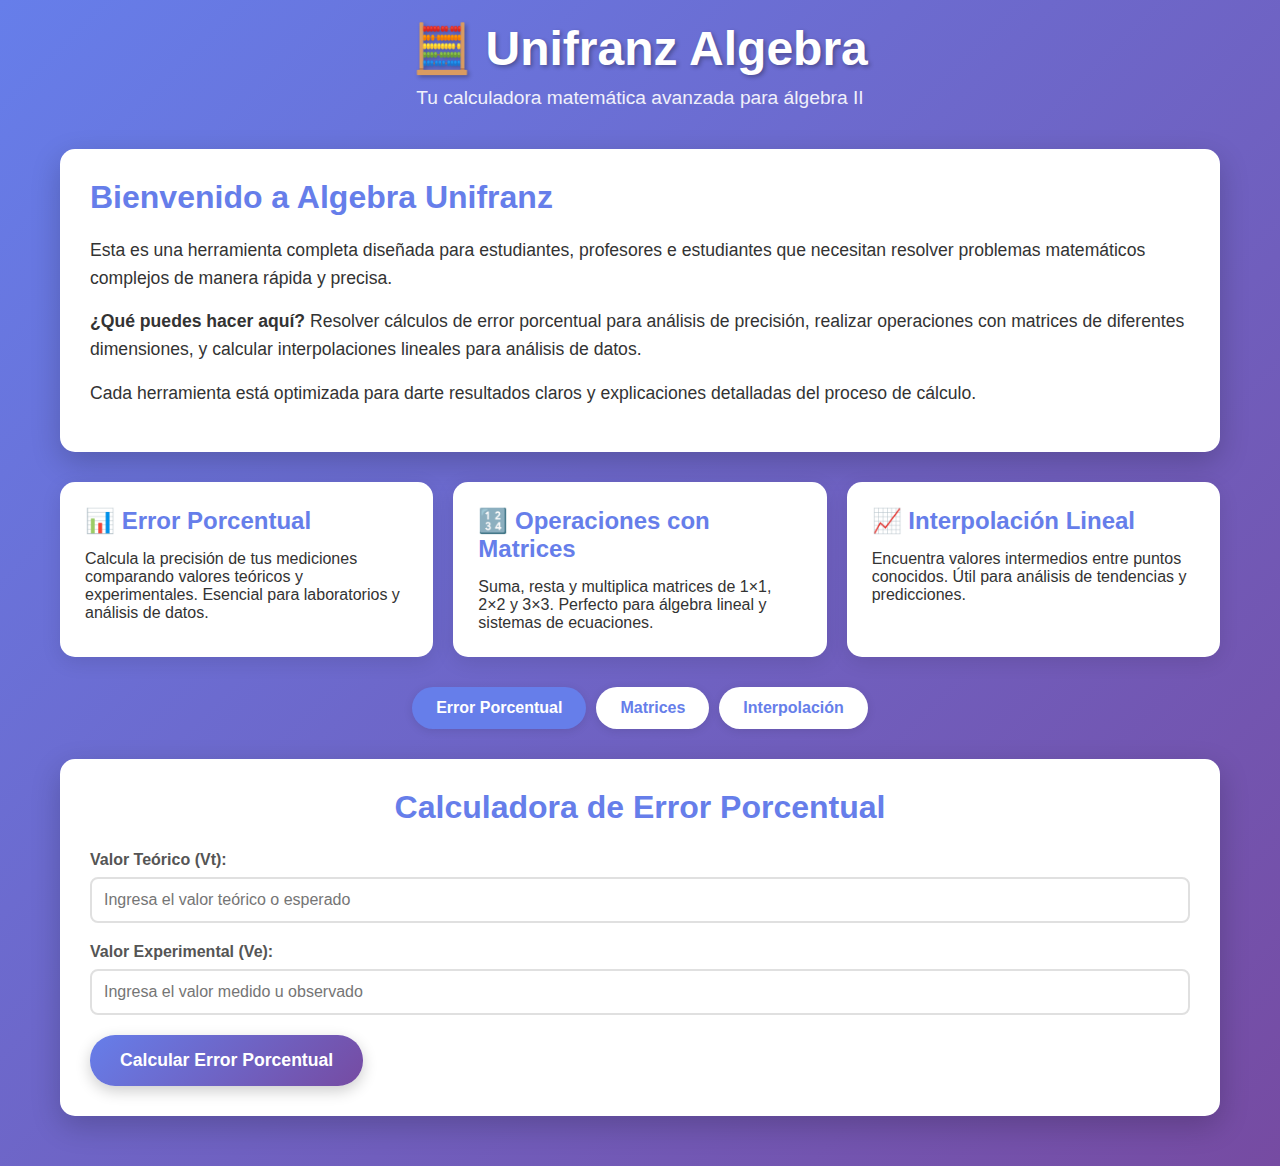
<file: index.html>
<!DOCTYPE html>
<html lang="es">
<head>
    <meta charset="UTF-8">
    <meta name="viewport" content="width=device-width, initial-scale=1.0">
    <title>Unifranz Algebra - Calculadora Matemática Avanzada</title>
    <link rel="stylesheet" href="styles.css">
</head>
<body>
    <div class="container">
        <div class="header">
            <h1>🧮 Unifranz Algebra</h1>
            <p>Tu calculadora matemática avanzada para álgebra II</p>
        </div>

        <div class="intro">
            <h2>Bienvenido a Algebra Unifranz</h2>
            <p>Esta es una herramienta completa diseñada para estudiantes, profesores e estudiantes que necesitan resolver problemas matemáticos complejos de manera rápida y precisa.</p>
            <p><strong>¿Qué puedes hacer aquí?</strong> Resolver cálculos de error porcentual para análisis de precisión, realizar operaciones con matrices de diferentes dimensiones, y calcular interpolaciones lineales para análisis de datos.</p>
            <p>Cada herramienta está optimizada para darte resultados claros y explicaciones detalladas del proceso de cálculo.</p>
        </div>

        <div class="features">
            <div class="feature-card">
                <h3>📊 Error Porcentual</h3>
                <p>Calcula la precisión de tus mediciones comparando valores teóricos y experimentales. Esencial para laboratorios y análisis de datos.</p>
            </div>
            <div class="feature-card">
                <h3>🔢 Operaciones con Matrices</h3>
                <p>Suma, resta y multiplica matrices de 1×1, 2×2 y 3×3. Perfecto para álgebra lineal y sistemas de ecuaciones.</p>
            </div>
            <div class="feature-card">
                <h3>📈 Interpolación Lineal</h3>
                <p>Encuentra valores intermedios entre puntos conocidos. Útil para análisis de tendencias y predicciones.</p>
            </div>
        </div>

        <div class="nav-tabs">
            <button class="tab-btn active" onclick="showSection('error')">Error Porcentual</button>
            <button class="tab-btn" onclick="showSection('matrices')">Matrices</button>
            <button class="tab-btn" onclick="showSection('interpolacion')">Interpolación</button>
        </div>

        <div id="error-section" class="calculator-section active">
            <h2>Calculadora de Error Porcentual</h2>
            <div class="form-group">
                <label for="valor-teorico">Valor Teórico (Vt):</label>
                <input type="number" id="valor-teorico" step="any" placeholder="Ingresa el valor teórico o esperado">
            </div>
            <div class="form-group">
                <label for="valor-experimental">Valor Experimental (Ve):</label>
                <input type="number" id="valor-experimental" step="any" placeholder="Ingresa el valor medido u observado">
            </div>
            <button class="btn" onclick="calcularError()">Calcular Error Porcentual</button>
            <div id="error-result"></div>
        </div>

        <div id="matrices-section" class="calculator-section">
            <h2>Calculadora de Matrices</h2>
            <div class="form-group">
                <label for="matrix-size">Tamaño de las matrices:</label>
                <select id="matrix-size" onchange="cambiarTamanoMatriz()">
                    <option value="1">1×1</option>
                    <option value="2">2×2</option>
                    <option value="3">3×3</option>
                </select>
            </div>
            
            <div class="matrix-container">
                <div>
                    <h3>Matriz A:</h3>
                    <div id="matrix-a" class="matrix-inputs matrix-1x1">
                        <input type="number" step="any" placeholder="a11">
                    </div>
                </div>
                <div>
                    <h3>Matriz B:</h3>
                    <div id="matrix-b" class="matrix-inputs matrix-1x1">
                        <input type="number" step="any" placeholder="b11">
                    </div>
                </div>
            </div>

            <div style="text-align: center; margin: 20px 0;">
                <button class="btn" onclick="operarMatrices('suma')" style="margin: 0 10px;">A + B</button>
                <button class="btn" onclick="operarMatrices('resta')" style="margin: 0 10px;">A - B</button>
                <button class="btn" onclick="operarMatrices('multiplicacion')" style="margin: 0 10px;">A × B</button>
            </div>
            <div id="matrices-result"></div>
        </div>

        <div id="interpolacion-section" class="calculator-section">
            <h2>Interpolación Lineal</h2>
            <div class="form-group">
                <label for="x1">Punto 1 - X₁:</label>
                <input type="number" id="x1" step="any" placeholder="Coordenada X del primer punto">
            </div>
            <div class="form-group">
                <label for="y1">Punto 1 - Y₁:</label>
                <input type="number" id="y1" step="any" placeholder="Coordenada Y del primer punto">
            </div>
            <div class="form-group">
                <label for="x2">Punto 2 - X₂:</label>
                <input type="number" id="x2" step="any" placeholder="Coordenada X del segundo punto">
            </div>
            <div class="form-group">
                <label for="y2">Punto 2 - Y₂:</label>
                <input type="number" id="y2" step="any" placeholder="Coordenada Y del segundo punto">
            </div>
            <div class="form-group">
                <label for="x-interpolacion">Valor X a interpolar:</label>
                <input type="number" id="x-interpolacion" step="any" placeholder="Valor X para el cual quieres encontrar Y">
            </div>
            <button class="btn" onclick="calcularInterpolacion()">Calcular Interpolación</button>
            <div id="interpolacion-result"></div>
        </div>
    </div>

    <script src="script.js"></script>
</body>
</html>
</file>
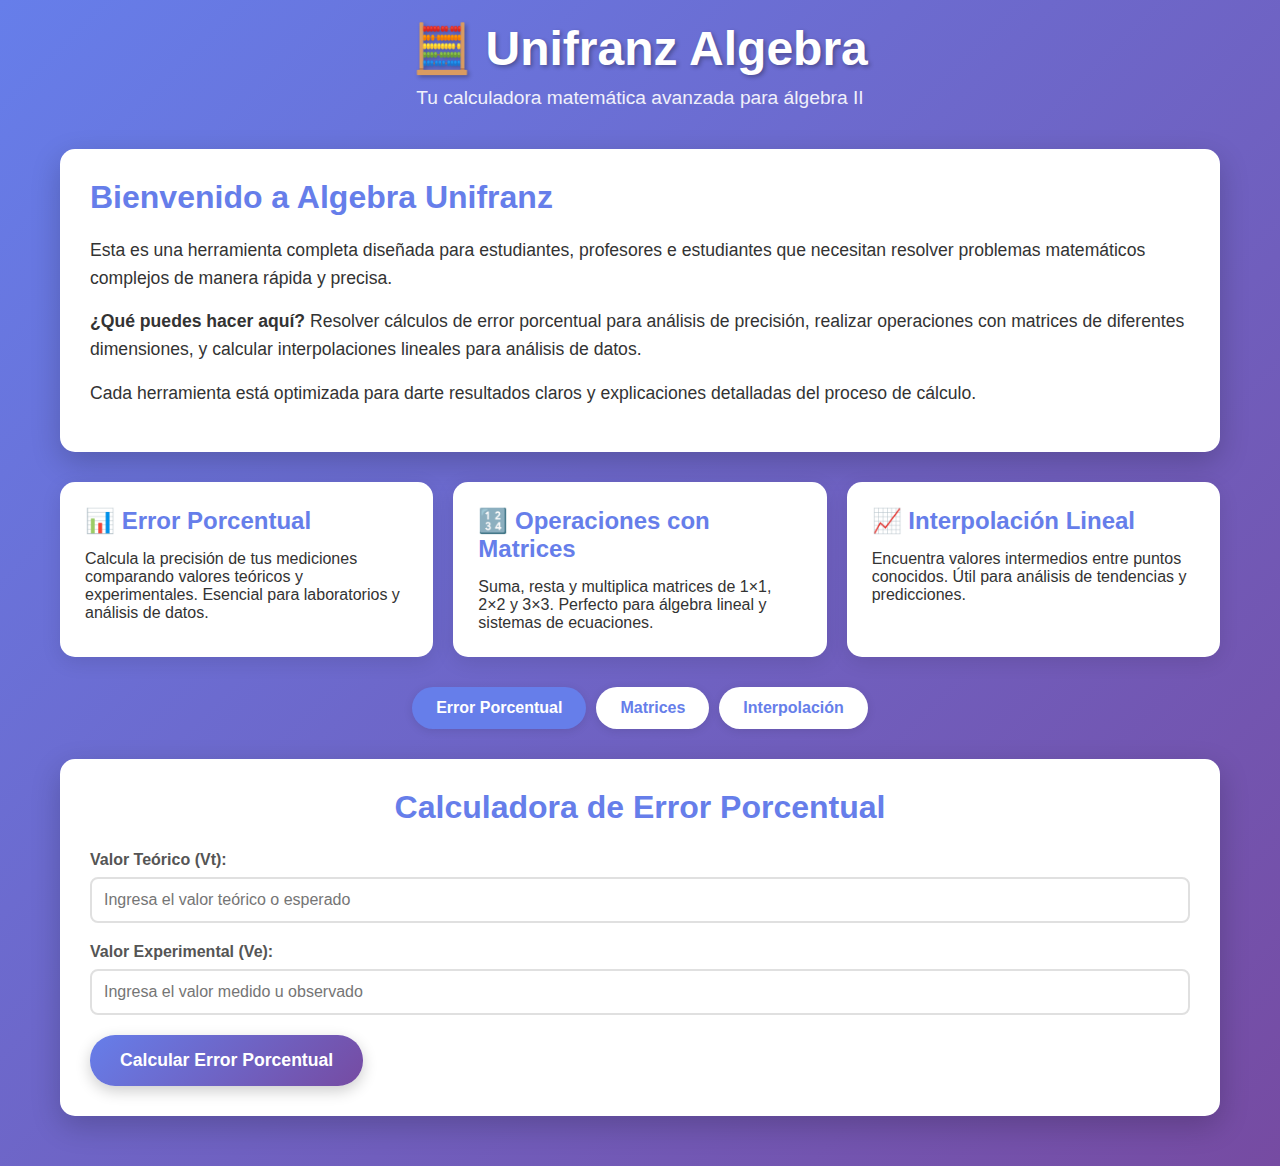
<file: algebra.html>
<!DOCTYPE html>
<html lang="es">
<head>
    <meta charset="UTF-8">
    <meta name="viewport" content="width=device-width, initial-scale=1.0">
    <title>Unifranz Algebra - Calculadora Matemática Avanzada</title>
    <link rel="stylesheet" href="styles.css">
</head>
<body>
    <div class="container">
        <div class="header">
            <h1>🧮 Unifranz Algebra</h1>
            <p>Tu calculadora matemática avanzada para álgebra II</p>
        </div>

        <div class="intro">
            <h2>Bienvenido a Algebra Unifranz</h2>
            <p>Esta es una herramienta completa diseñada para estudiantes, profesores e estudiantes que necesitan resolver problemas matemáticos complejos de manera rápida y precisa.</p>
            <p><strong>¿Qué puedes hacer aquí?</strong> Resolver cálculos de error porcentual para análisis de precisión, realizar operaciones con matrices de diferentes dimensiones, y calcular interpolaciones lineales para análisis de datos.</p>
            <p>Cada herramienta está optimizada para darte resultados claros y explicaciones detalladas del proceso de cálculo.</p>
        </div>

        <div class="features">
            <div class="feature-card">
                <h3>📊 Error Porcentual</h3>
                <p>Calcula la precisión de tus mediciones comparando valores teóricos y experimentales. Esencial para laboratorios y análisis de datos.</p>
            </div>
            <div class="feature-card">
                <h3>🔢 Operaciones con Matrices</h3>
                <p>Suma, resta y multiplica matrices de 1×1, 2×2 y 3×3. Perfecto para álgebra lineal y sistemas de ecuaciones.</p>
            </div>
            <div class="feature-card">
                <h3>📈 Interpolación Lineal</h3>
                <p>Encuentra valores intermedios entre puntos conocidos. Útil para análisis de tendencias y predicciones.</p>
            </div>
        </div>

        <div class="nav-tabs">
            <button class="tab-btn active" onclick="showSection('error')">Error Porcentual</button>
            <button class="tab-btn" onclick="showSection('matrices')">Matrices</button>
            <button class="tab-btn" onclick="showSection('interpolacion')">Interpolación</button>
        </div>

        <div id="error-section" class="calculator-section active">
            <h2>Calculadora de Error Porcentual</h2>
            <div class="form-group">
                <label for="valor-teorico">Valor Teórico (Vt):</label>
                <input type="number" id="valor-teorico" step="any" placeholder="Ingresa el valor teórico o esperado">
            </div>
            <div class="form-group">
                <label for="valor-experimental">Valor Experimental (Ve):</label>
                <input type="number" id="valor-experimental" step="any" placeholder="Ingresa el valor medido u observado">
            </div>
            <button class="btn" onclick="calcularError()">Calcular Error Porcentual</button>
            <div id="error-result"></div>
        </div>

        <div id="matrices-section" class="calculator-section">
            <h2>Calculadora de Matrices</h2>
            <div class="form-group">
                <label for="matrix-size">Tamaño de las matrices:</label>
                <select id="matrix-size" onchange="cambiarTamanoMatriz()">
                    <option value="1">1×1</option>
                    <option value="2">2×2</option>
                    <option value="3">3×3</option>
                </select>
            </div>
            
            <div class="matrix-container">
                <div>
                    <h3>Matriz A:</h3>
                    <div id="matrix-a" class="matrix-inputs matrix-1x1">
                        <input type="number" step="any" placeholder="a11">
                    </div>
                </div>
                <div>
                    <h3>Matriz B:</h3>
                    <div id="matrix-b" class="matrix-inputs matrix-1x1">
                        <input type="number" step="any" placeholder="b11">
                    </div>
                </div>
            </div>

            <div style="text-align: center; margin: 20px 0;">
                <button class="btn" onclick="operarMatrices('suma')" style="margin: 0 10px;">A + B</button>
                <button class="btn" onclick="operarMatrices('resta')" style="margin: 0 10px;">A - B</button>
                <button class="btn" onclick="operarMatrices('multiplicacion')" style="margin: 0 10px;">A × B</button>
            </div>
            <div id="matrices-result"></div>
        </div>

        <div id="interpolacion-section" class="calculator-section">
            <h2>Interpolación Lineal</h2>
            <div class="form-group">
                <label for="x1">Punto 1 - X₁:</label>
                <input type="number" id="x1" step="any" placeholder="Coordenada X del primer punto">
            </div>
            <div class="form-group">
                <label for="y1">Punto 1 - Y₁:</label>
                <input type="number" id="y1" step="any" placeholder="Coordenada Y del primer punto">
            </div>
            <div class="form-group">
                <label for="x2">Punto 2 - X₂:</label>
                <input type="number" id="x2" step="any" placeholder="Coordenada X del segundo punto">
            </div>
            <div class="form-group">
                <label for="y2">Punto 2 - Y₂:</label>
                <input type="number" id="y2" step="any" placeholder="Coordenada Y del segundo punto">
            </div>
            <div class="form-group">
                <label for="x-interpolacion">Valor X a interpolar:</label>
                <input type="number" id="x-interpolacion" step="any" placeholder="Valor X para el cual quieres encontrar Y">
            </div>
            <button class="btn" onclick="calcularInterpolacion()">Calcular Interpolación</button>
            <div id="interpolacion-result"></div>
        </div>
    </div>

    <script src="script.js"></script>
</body>
</html>
</file>
<file: styles.css>
* {
    margin: 0;
    padding: 0;
    box-sizing: border-box;
}

body {
    font-family: 'Segoe UI', Tahoma, Geneva, Verdana, sans-serif;
    background: linear-gradient(135deg, #667eea 0%, #764ba2 100%);
    min-height: 100vh;
    color: #333;
}

.container {
    max-width: 1200px;
    margin: 0 auto;
    padding: 20px;
}

.header {
    text-align: center;
    margin-bottom: 40px;
    color: white;
}

.header h1 {
    font-size: 3em;
    margin-bottom: 10px;
    text-shadow: 2px 2px 4px rgba(0,0,0,0.3);
}

.header p {
    font-size: 1.2em;
    opacity: 0.9;
}

.intro {
    background: white;
    border-radius: 15px;
    padding: 30px;
    margin-bottom: 30px;
    box-shadow: 0 10px 30px rgba(0,0,0,0.2);
}

.intro h2 {
    color: #667eea;
    margin-bottom: 20px;
    font-size: 2em;
}

.intro p {
    line-height: 1.6;
    margin-bottom: 15px;
    font-size: 1.1em;
}

.features {
    display: grid;
    grid-template-columns: repeat(auto-fit, minmax(300px, 1fr));
    gap: 20px;
    margin-bottom: 30px;
}

.feature-card {
    background: white;
    border-radius: 15px;
    padding: 25px;
    box-shadow: 0 5px 20px rgba(0,0,0,0.1);
    transition: transform 0.3s ease;
}

.feature-card:hover {
    transform: translateY(-5px);
}

.feature-card h3 {
    color: #667eea;
    margin-bottom: 15px;
    font-size: 1.5em;
}

.nav-tabs {
    display: flex;
    justify-content: center;
    margin-bottom: 30px;
    flex-wrap: wrap;
    gap: 10px;
}

.tab-btn {
    padding: 12px 24px;
    background: white;
    border: none;
    border-radius: 25px;
    cursor: pointer;
    font-size: 1em;
    font-weight: 600;
    color: #667eea;
    transition: all 0.3s ease;
    box-shadow: 0 2px 10px rgba(0,0,0,0.1);
}

.tab-btn:hover {
    background: #667eea;
    color: white;
    transform: translateY(-2px);
}

.tab-btn.active {
    background: #667eea;
    color: white;
}

.calculator-section {
    display: none;
    background: white;
    border-radius: 15px;
    padding: 30px;
    box-shadow: 0 10px 30px rgba(0,0,0,0.2);
    margin-bottom: 30px;
}

.calculator-section.active {
    display: block;
}

.calculator-section h2 {
    color: #667eea;
    margin-bottom: 25px;
    font-size: 2em;
    text-align: center;
}

.form-group {
    margin-bottom: 20px;
}

.form-group label {
    display: block;
    margin-bottom: 8px;
    font-weight: 600;
    color: #555;
}

.form-group input, .form-group select {
    width: 100%;
    padding: 12px;
    border: 2px solid #e0e0e0;
    border-radius: 8px;
    font-size: 1em;
    transition: border-color 0.3s ease;
}

.form-group input:focus, .form-group select:focus {
    outline: none;
    border-color: #667eea;
}

.matrix-container {
    display: grid;
    gap: 20px;
    margin-bottom: 20px;
}

.matrix-inputs {
    display: grid;
    gap: 5px;
    justify-content: center;
}

.matrix-1x1 { grid-template-columns: 60px; }
.matrix-2x2 { grid-template-columns: repeat(2, 60px); }
.matrix-3x3 { grid-template-columns: repeat(3, 60px); }

.matrix-inputs input {
    width: 60px;
    height: 60px;
    text-align: center;
    font-size: 1.1em;
    font-weight: bold;
}

.btn {
    background: linear-gradient(135deg, #667eea 0%, #764ba2 100%);
    color: white;
    border: none;
    padding: 15px 30px;
    border-radius: 25px;
    font-size: 1.1em;
    font-weight: 600;
    cursor: pointer;
    transition: all 0.3s ease;
    box-shadow: 0 5px 15px rgba(0,0,0,0.2);
}

.btn:hover {
    transform: translateY(-2px);
    box-shadow: 0 8px 25px rgba(0,0,0,0.3);
}

.result {
    background: #f8f9fa;
    border-left: 4px solid #667eea;
    padding: 20px;
    margin-top: 20px;
    border-radius: 8px;
    font-family: 'Courier New', monospace;
}

.result h3 {
    color: #667eea;
    margin-bottom: 10px;
}

.matrix-display {
    display: inline-block;
    vertical-align: middle;
    margin: 10px;
    padding: 10px;
    border: 2px solid #667eea;
    border-radius: 8px;
}

.matrix-display table {
    border-collapse: collapse;
}

.matrix-display td {
    padding: 8px 12px;
    text-align: center;
    font-weight: bold;
}

.error {
    background: #ffe6e6;
    border-left: 4px solid #ff4757;
    color: #c0392b;
}

@media (max-width: 768px) {
    .container {
        padding: 10px;
    }

    .header h1 {
        font-size: 2em;
    }

    .nav-tabs {
        flex-direction: column;
        align-items: center;
    }

    .tab-btn {
        width: 200px;
    }
}
</file>
